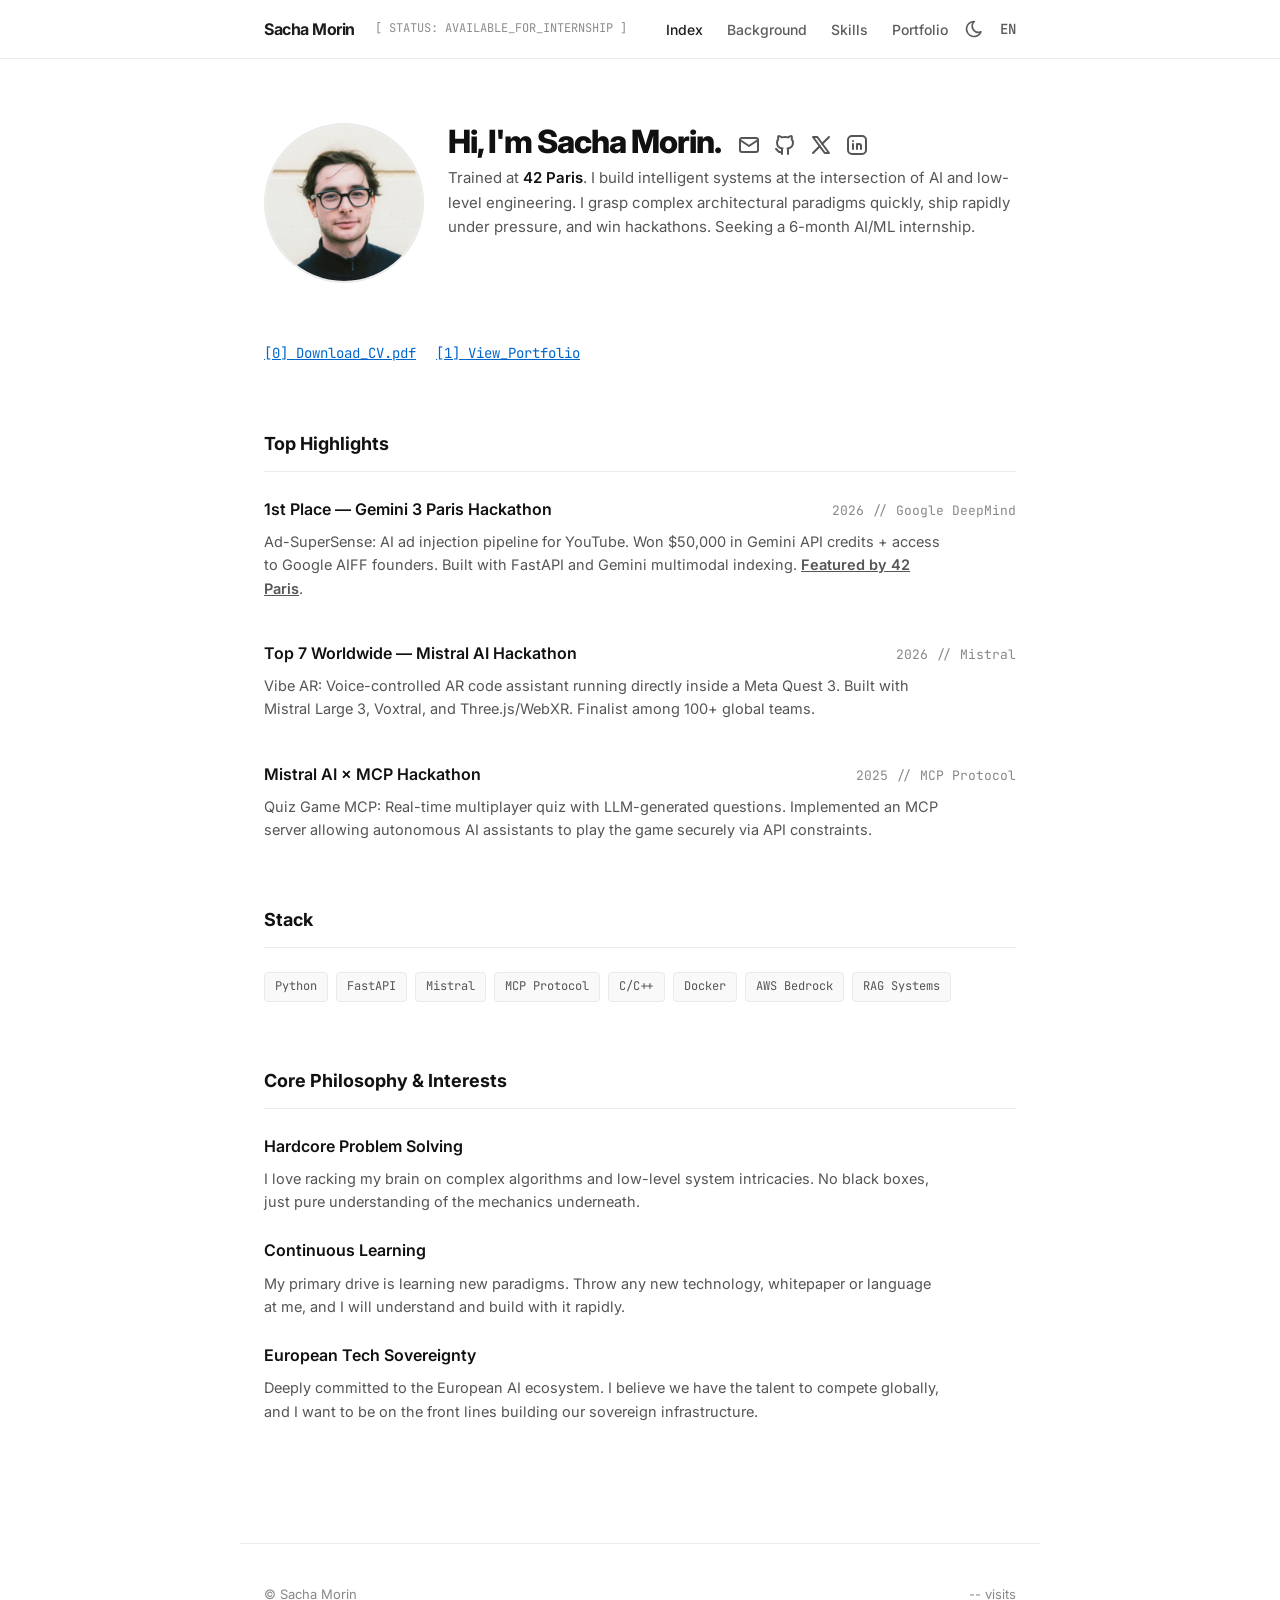
<file: index.html>
<!DOCTYPE html>
<html lang="en">

<head>
  <meta charset="UTF-8">
  <meta name="viewport" content="width=device-width, initial-scale=1.0">
  <title>Sacha Morin — AI Engineer · 42 Paris</title>
  <link rel="preconnect" href="https://fonts.googleapis.com">
  <link rel="preconnect" href="https://fonts.gstatic.com" crossorigin>
  <link
    href="https://fonts.googleapis.com/css2?family=Inter:wght@400;500;600;700;800&family=JetBrains+Mono:wght@500;700&display=swap"
    rel="stylesheet">
  <link rel="stylesheet" href="styles.css">
</head>

<body>

  <!-- TOP NAV -->
  <nav class="top-nav">
    <div class="nav-container">
      <div class="nav-left">
        <div class="nav-logo">Sacha Morin</div>
        <span class="nav-status" data-i18n="status.available">[ STATUS: AVAILABLE_FOR_INTERNSHIP ]</span>
      </div>

      <div class="nav-controls">
        <div class="nav-links">
          <a href="#" onclick="showSection('index', this); return false;" class="active" data-i18n="nav.index">Index</a>
          <a href="#" onclick="showSection('parcours', this); return false;" data-i18n="nav.background">Background</a>
          <a href="#" onclick="showSection('competences', this); return false;" data-i18n="nav.skills">Skills</a>
          <a href="#" onclick="showSection('portfolio', this); return false;" data-i18n="nav.portfolio">Portfolio</a>
        </div>
        <button id="theme-toggle" class="ctrl-btn" onclick="toggleTheme()" title="Toggle Theme">🌗</button>
        <button id="lang-toggle" class="ctrl-btn" onclick="toggleLang()" title="Switch Language">EN</button>
        <button class="hamburger" onclick="toggleMobileNav()">☰</button>
      </div>
    </div>
  </nav>

  <!-- MOBILE NAV -->
  <div class="mobile-nav" id="mobile-nav">
    <a href="#" onclick="showSection('index', this); toggleMobileNav(); return false;" data-i18n="nav.index">Index</a>
    <a href="#" onclick="showSection('parcours', this); toggleMobileNav(); return false;" data-i18n="nav.background">Background</a>
    <a href="#" onclick="showSection('competences', this); toggleMobileNav(); return false;" data-i18n="nav.skills">Skills</a>
    <a href="#" onclick="showSection('portfolio', this); toggleMobileNav(); return false;" data-i18n="nav.portfolio">Portfolio</a>
    <a href="CV_Sacha_Morin.pdf" target="_blank" data-i18n="nav.cv">CV</a>
  </div>

  <!-- MAIN CONTENT -->
  <main class="main-content">

  <div id="section-index" class="spa-section active" style="display:block;">
    <section class="hero-section">
      <div class="hero-content">
        <div class="block">
          <img src="sacha_profile.jpeg" alt="Sacha Morin" class="hero-avatar" style="border: 2px solid var(--border-light);">
        </div>
        <div class="hero-text-block">
          <div class="hero-title-row">
            <h1 data-i18n="index.hi">Hi, I'm Sacha Morin.</h1>
            <div class="social-links" style="margin-left: 8px; display: flex; gap: 12px; align-items: center;">
              <a href="mailto:sacha.morin.ia@gmail.com" aria-label="Mail" style="display:flex;align-items:center;">
                <svg xmlns="http://www.w3.org/2000/svg" width="24" height="24" viewBox="0 0 24 24" fill="none"
                  stroke="currentColor" stroke-width="2" stroke-linecap="round" stroke-linejoin="round">
                  <path stroke="none" d="M0 0h24v24H0z" fill="none" />
                  <path d="M3 7a2 2 0 0 1 2 -2h14a2 2 0 0 1 2 2v10a2 2 0 0 1 -2 2h-14a2 2 0 0 1 -2 -2v-10z" />
                  <path d="M3 7l9 6l9 -6" />
                </svg>
              </a>
              <a href="https://github.com/Min0laa" target="_blank" aria-label="GitHub"
                style="display:flex;align-items:center;">
                <svg xmlns="http://www.w3.org/2000/svg" width="24" height="24" viewBox="0 0 24 24" fill="none"
                  stroke="currentColor" stroke-width="2" stroke-linecap="round" stroke-linejoin="round">
                  <path stroke="none" d="M0 0h24v24H0z" fill="none" />
                  <path
                    d="M9 19c-4.3 1.4 -4.3 -2.5 -6 -3m12 5v-3.5c0 -1 .1 -1.4 -.5 -2c2.8 -.3 5.5 -1.4 5.5 -6a4.6 4.6 0 0 0 -1.3 -3.2a4.2 4.2 0 0 0 -.1 -3.2s-1.1 -.3 -3.5 1.3a12.3 12.3 0 0 0 -6.2 0c-2.4 -1.6 -3.5 -1.3 -3.5 -1.3a4.2 4.2 0 0 0 -.1 3.2a4.6 4.6 0 0 0 -1.3 3.2c0 4.6 2.7 5.7 5.5 6c-.6 .6 -.6 1.2 -.5 2v3.5" />
                </svg>
              </a>
              <a href="https://x.com/sacha_morin" target="_blank" aria-label="X"
                style="display:flex;align-items:center;">
                <svg xmlns="http://www.w3.org/2000/svg" width="24" height="24" viewBox="0 0 24 24" fill="none"
                  stroke="currentColor" stroke-width="2" stroke-linecap="round" stroke-linejoin="round">
                  <path stroke="none" d="M0 0h24v24H0z" fill="none" />
                  <path d="M4 4l11.733 16h4.267l-11.733 -16z" />
                  <path d="M4 20l6.768 -6.768m2.46 -2.46l6.772 -6.772" />
                </svg>
              </a>
              <a href="https://linkedin.com/in/sacha-morin60/" target="_blank" aria-label="LinkedIn"
                style="display:flex;align-items:center;">
                <svg xmlns="http://www.w3.org/2000/svg" width="24" height="24" viewBox="0 0 24 24" fill="none"
                  stroke="currentColor" stroke-width="2" stroke-linecap="round" stroke-linejoin="round">
                  <path stroke="none" d="M0 0h24v24H0z" fill="none" />
                  <path d="M8 11v5" />
                  <path d="M8 8v.01" />
                  <path d="M12 16v-5" />
                  <path d="M16 16v-3a2 2 0 1 0 -4 0" />
                  <path d="M3 7a4 4 0 0 1 4 -4h10a4 4 0 0 1 4 4v10a4 4 0 0 1 -4 4h-10a4 4 0 0 1 -4 -4z" />
                </svg>
              </a>
            </div>
          </div>
          <p data-i18n="index.desc">
            Trained at <strong>42 Paris</strong>. I build intelligent systems at the intersection of AI and low-level
            engineering. I grasp complex architectural paradigms quickly, ship rapidly under pressure, and win
            hackathons. Seeking a 6-month AI/ML internship.
          </p>
        </div>
      </div>
    </section>

    <div style="margin-top: 24px;">
      <a href="CV_Sacha_Morin.pdf" target="_blank" class="mono-link" data-i18n="index.dl_cv">[0] Download_CV.pdf</a>
      <a href="#" onclick="showSection('portfolio', document.querySelectorAll('.nav-links a')[3]); return false;" class="mono-link" data-i18n="index.view_port">[1] View_Portfolio</a>
    </div>

    <h3 data-i18n="index.highlights">Top Highlights</h3>
    <div class="info-list">

      <div class="info-item">
        <div class="info-header">
          <div class="info-title" data-i18n="port.ad_super">1st Place — Gemini 3 Paris Hackathon</div>
          <div class="info-meta" data-i18n="port.ad_super.meta">2026 // Google DeepMind</div>
        </div>
        <p class="info-desc" data-i18n="port.ad_super.desc">Ad-SuperSense: AI ad injection pipeline for YouTube. Won
          $50,000 in Gemini API credits + access to Google AIFF founders. Built with FastAPI and Gemini multimodal
          indexing.</p>
      </div>

      <div class="info-item">
        <div class="info-header">
          <div class="info-title" data-i18n="port.mistral">Top 7 Worldwide — Mistral AI Hackathon</div>
          <div class="info-meta" data-i18n="port.mistral.meta">2026 // Mistral</div>
        </div>
        <p class="info-desc" data-i18n="port.mistral.desc">Vibe AR: Voice-controlled AR code assistant running directly
          inside a Meta Quest 3. Built with Mistral Large 3, Voxtral, and Three.js/WebXR. Finalist among 100+ global
          teams.</p>
      </div>

      <div class="info-item">
        <div class="info-header">
          <div class="info-title" data-i18n="port.mcp">Mistral AI × MCP Hackathon</div>
          <div class="info-meta" data-i18n="port.mcp.meta">2025 // MCP Protocol</div>
        </div>
        <p class="info-desc" data-i18n="port.mcp.desc">Quiz Game MCP: Real-time multiplayer quiz with LLM-generated
          questions. Implemented an MCP server allowing autonomous AI assistants to play the game securely via API
          constraints.</p>
      </div>

    </div>

    <h3 data-i18n="index.stack">Stack</h3>
    <div class="tag-container">
      <span class="tag">Python</span>
      <span class="tag">FastAPI</span>
      <span class="tag">Mistral</span>
      <span class="tag">MCP Protocol</span>
      <span class="tag">C/C++</span>
      <span class="tag">Docker</span>
      <span class="tag">AWS Bedrock</span>
      <span class="tag">RAG Systems</span>
    </div>

    <h3 data-i18n="index.philosophy">Core Philosophy & Interests</h3>
    <div class="info-list" style="gap: 24px; margin-top: 16px;">
      <div class="info-item">
        <div class="info-title" data-i18n="phil.problem.title">Hardcore Problem Solving</div>
        <p class="info-desc" data-i18n="phil.problem.desc">I love racking my brain on complex algorithms and low-level
          system intricacies. No black boxes, just pure understanding of the mechanics underneath.</p>
      </div>
      <div class="info-item">
        <div class="info-title" data-i18n="phil.learning.title">Continuous Learning</div>
        <p class="info-desc" data-i18n="phil.learning.desc">My primary drive is learning new paradigms. Throw any new
          technology, whitepaper or language at me, and I will understand and build with it rapidly.</p>
      </div>
      <div class="info-item">
        <div class="info-title" data-i18n="phil.euro.title">European Tech Sovereignty</div>
        <p class="info-desc" data-i18n="phil.euro.desc">Deeply committed to the European AI ecosystem. I believe we have
          the talent to compete globally, and I want to be on the front lines building our sovereign infrastructure.</p>
      </div>
    </div>
  </div>

  <div id="section-parcours" class="spa-section" style="display:none;">
    <h1 data-i18n="parc.title">Background</h1>
    <h2 data-i18n="parc.subtitle">Education · Experience · Commitments</h2>

    <h3 data-i18n="parc.exp.h3">Experience & Leadership</h3>
    <div class="info-list">
      
      <div class="info-item">
        <div class="info-header">
          <div class="info-title" data-i18n="parc.exp1.t">Co-President — 42Blockchain</div>
          <div class="info-meta" data-i18n="parc.exp1.m">Jan 2024 – 2025 // Paris, France</div>
        </div>
        <p class="info-desc" data-i18n="parc.exp1.p">Revitalized an abandoned student association into the world's largest student blockchain union with 2,063 members across 30+ countries. Secured partnerships with Algorand, Solana, and Ledger. Organized events and dispatched students to international hackathons (Bangkok, Singapore, Brussels, Berlin).</p>
      </div>

      <div class="info-item">
        <div class="info-header">
          <div class="info-title" data-i18n="parc.exp2.t">Human Resources Advisor</div>
          <div class="info-meta" data-i18n="parc.exp2.m">2022 - 2024 // Pôle Emploi - France Travail</div>
        </div>
        <p class="info-desc" data-i18n="parc.exp2.p">Analyzed complex organizational logic and advised businesses on talent acquisition structuring.</p>
      </div>

      <div class="info-item">
        <div class="info-header">
          <div class="info-title" data-i18n="parc.exp3.t">Hotel Receptionist</div>
          <div class="info-meta" data-i18n="parc.exp3.m">Sept – Dec 2022 // London, UK</div>
        </div>
        <p class="info-desc" data-i18n="parc.exp3.p">Front desk operations in a 100% English-speaking environment. Total linguistic immersion resulting in professional-level fluency.</p>
      </div>

    </div>

    <h3 data-i18n="parc.cert.h3">Certifications</h3>
    <div class="info-list">

      <div class="info-item">
        <div class="info-header">
          <div class="info-title" data-i18n="parc.cert1.t">AWS Solutions Architect — Associate</div>
          <div class="info-meta" data-i18n="parc.cert1.m">In Progress</div>
        </div>
        <p class="info-desc" data-i18n="parc.cert1.p">Cloud architecture, Infrastructure as Code, high availability, and AWS security. (EC2, S3, Lambda, VPC, IAM, CloudFormation).</p>
      </div>

      <div class="info-item">
        <div class="info-header">
          <div class="info-title" data-i18n="parc.cert2.t">AWS AI Practitioner</div>
          <div class="info-meta" data-i18n="parc.cert2.m">In Progress</div>
        </div>
        <p class="info-desc" data-i18n="parc.cert2.p">Machine Learning pipelines, model inference, and deployment using AWS Bedrock, SageMaker, Rekognition, and Comprehend.</p>
      </div>

      <div class="info-item">
        <div class="info-header">
          <div class="info-title" data-i18n="parc.cert3.t">Alyra — Rust Programming</div>
          <div class="info-meta" data-i18n="parc.cert3.m">Completed 2024</div>
        </div>
        <p class="info-desc" data-i18n="parc.cert3.p">Rust certification applied to low-level systems and blockchain (Ownership, borrowing, lifetimes, safe concurrency).</p>
      </div>

    </div>

    <h3 data-i18n="parc.edu.h3">Education</h3>
    <div class="info-list">

      <div class="info-item">
        <div class="info-header">
          <div class="info-title" data-i18n="parc.edu1.t">42 Paris — Software Engineering</div>
          <div class="info-meta" data-i18n="parc.edu1.m">Nov 2023 – Present // Paris, France</div>
        </div>
        <div class="tag-container" style="margin-bottom: 8px;">
          <span class="tag" data-i18n="parc.edu1.tag">RNCP Level 7 (Master's Equivalent)</span>
        </div>
        <p class="info-desc" data-i18n="parc.edu1.p">Intensive peer-to-peer curriculum. System programming in C (memory, processes, sockets), OOP in C++, networking (TCP/IP, HTTP servers from scratch), multithreading, and advanced Linux/Docker administration.</p>
      </div>

      <div class="info-item">
        <div class="info-header">
          <div class="info-title" data-i18n="parc.edu2.t">EF Education First — Language & Finance</div>
          <div class="info-meta" data-i18n="parc.edu2.m">Jan – Jun 2023 // San Diego, CA</div>
        </div>
        <p class="info-desc" data-i18n="parc.edu2.p">English language diploma with supplementary modules in finance. 6 months of total immersion on an American campus.</p>
      </div>

      <div class="info-item">
        <div class="info-header">
          <div class="info-title" data-i18n="parc.edu3.t">General Baccalaureate</div>
          <div class="info-meta" data-i18n="parc.edu3.m">2022 // France</div>
        </div>
        <p class="info-desc" data-i18n="parc.edu3.p">Solid scientific foundation — Specialties in Physics, Chemistry, Biology, and Expert Mathematics.</p>
      </div>

    </div>

    <h3 data-i18n="parc.lang.h3">Languages</h3>
    <div class="tag-container">
      <span class="tag" data-i18n="parc.lang1">French (Native)</span>
      <span class="tag" data-i18n="parc.lang2">English (Fluent/Professional)</span>
    </div>
  </div>

  <div id="section-competences" class="spa-section" style="display:none;">
    <h1 data-i18n="comp.title">Skills</h1>
    <h2 data-i18n="comp.subtitle">Technical stack — AI, cloud and systems</h2>

    <h3 data-i18n="comp.ai.h3">AI & LLM — Core Expertise</h3>
    <p data-i18n="comp.ai.p">Building end-to-end intelligent systems, pipelines, and agents.</p>
    <div class="tag-container">
      <span class="tag" style="background:#111; color:#fff;">Python</span>
      <span class="tag" style="background:#111; color:#fff;">FastAPI</span>
      <span class="tag" style="background:#111; color:#fff;">LLM APIs (Mistral, Gemini)</span>
      <span class="tag" style="background:#111; color:#fff;">MCP Protocol</span>
      <span class="tag" style="background:#111; color:#fff;">RAG Systems</span>
      <span class="tag">PyTorch</span>
      <span class="tag">LangChain</span>
      <span class="tag">Transformers</span>
      <span class="tag">Voxtral</span>
      <span class="tag">ElevenLabs</span>
    </div>

    <h3 data-i18n="comp.cloud.h3">Cloud & DevOps</h3>
    <p data-i18n="comp.cloud.p">Deploying, scaling, and maintaining infrastructure.</p>
    <div class="tag-container">
      <span class="tag" style="background:#111; color:#fff;">Docker & Compose</span>
      <span class="tag" style="background:#111; color:#fff;">Linux / Shell</span>
      <span class="tag" style="background:#111; color:#fff;">Git / GitHub</span>
      <span class="tag">AWS Bedrock</span>
      <span class="tag">Nginx / TLS</span>
      <span class="tag">Redis</span>
      <span class="tag">MariaDB / PostgreSQL</span>
    </div>

    <h3 data-i18n="comp.sys.h3">Low-Level Systems — 42 Base</h3>
    <p data-i18n="comp.sys.p">Memory management, networking, and system calls.</p>
    <div class="tag-container">
      <span class="tag" style="background:#111; color:#fff;">C / C++</span>
      <span class="tag" style="background:#111; color:#fff;">Networking (TCP/IP)</span>
      <span class="tag">Rust</span>
      <span class="tag">Multithreading / POSIX</span>
      <span class="tag">Unix / Sockets</span>
    </div>

    <h3 data-i18n="comp.web.h3">Web & Full-Stack</h3>
    <div class="tag-container">
      <span class="tag">TypeScript</span>
      <span class="tag">Next.js</span>
      <span class="tag">React</span>
      <span class="tag">Three.js / WebXR</span>
      <span class="tag">REST APIs</span>
      <span class="tag">WebSockets</span>
      <span class="tag">OAuth2</span>
    </div>

    <h3 data-i18n="comp.soft.h3">Soft Skills</h3>
    <div class="info-list">
      <div class="info-item">
        <div class="info-header"><div class="info-title" data-i18n="comp.soft1.t">Leadership & Execution</div></div>
        <p class="info-desc" data-i18n="comp.soft1.p">Managed an association of 2,000+ members. Built and united a team from scratch. Proven ability to execute and ship under 48h pressure during hackathons.</p>
      </div>
      <div class="info-item">
        <div class="info-header"><div class="info-title" data-i18n="comp.soft2.t">Fast Learning & Problem Solving</div></div>
        <p class="info-desc" data-i18n="comp.soft2.p">Trained in self-directed learning at 42. Capable of learning any technology by building. Able to decompose any complex architecture without assistance.</p>
      </div>
      <div class="info-item">
        <div class="info-header"><div class="info-title" data-i18n="comp.soft3.t">International & Negotiation</div></div>
        <p class="info-desc" data-i18n="comp.soft3.p">Fluent English, participated in hackathons across 4 continents. Secured partnerships and dealt with major tech actors (Algorand, Solana, Ledger).</p>
      </div>
    </div>

    <h3 data-i18n="comp.roles.h3">Target Roles</h3>
    <div class="info-list">
      <div class="info-item">
        <div class="info-header"><div class="info-title" data-i18n="comp.role1.t">LLM Engineering</div></div>
        <p class="info-desc" data-i18n="comp.role1.p">Fine-tuning, advanced prompt engineering, model evaluation, and inference pipelines.</p>
      </div>
      <div class="info-item">
        <div class="info-header"><div class="info-title" data-i18n="comp.role2.t">AI Agents & MCP</div></div>
        <p class="info-desc" data-i18n="comp.role2.p">Multi-agent systems, orchestration, Model Context Protocol integration, agentic workflows.</p>
      </div>
      <div class="info-item">
        <div class="info-header"><div class="info-title" data-i18n="comp.role3.t">RAG & Knowledge Bases</div></div>
        <p class="info-desc" data-i18n="comp.role3.p">Retrieval-augmented generation, vector stores, semantic search systems.</p>
      </div>
    </div>
  </div>

  <div id="section-portfolio" class="spa-section" style="display:none;">
    <h1 data-i18n="portpage.h1">Portfolio</h1>
    <h2 data-i18n="portpage.h2">Projects built under pressure</h2>

    <h3 data-i18n="portpage.ai">AI Hackathons</h3>
    <div class="info-list">

      <div class="info-item">
        <div class="info-header">
          <div class="info-title" data-i18n="port.ad_super">1st Place — Gemini 3 Paris Hackathon</div>
          <div class="info-meta" data-i18n="port.ad_super.meta">2026 // Google DeepMind</div>
        </div>
        <p class="info-desc" data-i18n="port.ad_super.desc">Ad-SuperSense: AI ad injection pipeline for YouTube. Won
          $50,000 in Gemini API credits + access to Google AIFF founders. Built with FastAPI and Gemini multimodal
          indexing.</p>
        <div class="tag-container">
          <span class="tag">Python</span>
          <span class="tag">FastAPI</span>
          <span class="tag">Gemini API</span>
          <span class="tag">TypeScript</span>
          <span class="tag">Plasmo</span>
        </div>
      </div>

      <div class="info-item">
        <div class="info-header">
          <div class="info-title" data-i18n="port.mistral">Top 7 Worldwide — Mistral AI Hackathon</div>
          <div class="info-meta" data-i18n="port.mistral.meta">2026 // Mistral</div>
        </div>
        <p class="info-desc" data-i18n="port.mistral.desc">Vibe AR: Voice-controlled AR code assistant running directly
          inside a Meta Quest 3. Built with Mistral Large 3, Voxtral, and Three.js/WebXR. Finalist among 100+ global
          teams.</p>
        <div class="tag-container">
          <span class="tag">Mistral Large 3</span>
          <span class="tag">Voxtral</span>
          <span class="tag">Three.js / WebXR</span>
          <span class="tag">ElevenLabs</span>
          <span class="tag">Meta Quest 3</span>
        </div>
      </div>

      <div class="info-item">
        <div class="info-header">
          <div class="info-title" data-i18n="port.mcp">Mistral AI × MCP Hackathon</div>
          <div class="info-meta" data-i18n="port.mcp.meta">2025 // MCP Protocol</div>
        </div>
        <p class="info-desc" data-i18n="port.mcp.desc">Quiz Game MCP: Real-time multiplayer quiz with LLM-generated
          questions. Implemented an MCP server allowing autonomous AI assistants to play the game securely via API
          constraints.</p>
        <div class="tag-container">
          <span class="tag">Python</span>
          <span class="tag">FastAPI</span>
          <span class="tag">FastMCP</span>
          <span class="tag">WebSockets</span>
        </div>
      </div>

    </div>

    <h3 data-i18n="portpage.sys">Low-Level Systems & Infrastructure</h3>
    <div class="info-list">

      <div class="info-item">
        <div class="info-header">
          <div class="info-title" data-i18n="sys.inc.title">Inception</div>
          <div class="info-meta" data-i18n="sys.inc.meta">System Administration / Docker</div>
        </div>
        <p class="info-desc" data-i18n="sys.inc.desc">Production Docker infrastructure from scratch. A WordPress setup
          served via Nginx with TLS, backed by MariaDB, and cached with Redis. Built entirely with custom Dockerfiles
          without raw images.</p>
        <div class="tag-container">
          <span class="tag">Docker</span>
          <span class="tag">Nginx</span>
          <span class="tag">Redis</span>
          <span class="tag">MariaDB</span>
        </div>
      </div>

      <div class="info-item">
        <div class="info-header">
          <div class="info-title" data-i18n="sys.irc.title">ft_irc</div>
          <div class="info-meta" data-i18n="sys.irc.meta">C++ / Networking</div>
        </div>
        <p class="info-desc" data-i18n="sys.irc.desc">RFC-compliant IRC server in C++. Features non-blocking I/O with
          poll(), channel management, operator privileges, private messaging, and concurrent clients.</p>
        <div class="tag-container">
          <span class="tag">C++</span>
          <span class="tag">TCP/IP Sockets</span>
        </div>
      </div>

      <div class="info-item">
        <div class="info-header">
          <div class="info-title" data-i18n="sys.trans.title">ft_transcendence</div>
          <div class="info-meta" data-i18n="sys.trans.meta">Full-Stack Web</div>
        </div>
        <p class="info-desc" data-i18n="sys.trans.desc">Real-time multiplayer Pong application with WebSockets, OAuth2,
          matchmaking, user profiles, and a multi-service Docker architecture.</p>
        <div class="tag-container">
          <span class="tag">TypeScript</span>
          <span class="tag">WebSockets</span>
          <span class="tag">OAuth2</span>
          <span class="tag">Docker</span>
        </div>
      </div>

      <div class="info-item">
        <div class="info-header">
          <div class="info-title" data-i18n="sys.mini.title">Minishell</div>
          <div class="info-meta" data-i18n="sys.mini.meta">C / Unix Systems</div>
        </div>
        <p class="info-desc" data-i18n="sys.mini.desc">Unix shell written from scratch in C. Complete lexer/parser,
          pipes, redirections, variable expansion, signal handling, and nested quotes.</p>
        <div class="tag-container">
          <span class="tag">C</span>
          <span class="tag">Unix Signals</span>
          <span class="tag">AST</span>
        </div>
      </div>

    </div>

    <h3 data-i18n="portpage.cloud">Cloud & Infrastructure</h3>
    <div class="info-list">

      <div class="info-item">
        <div class="info-header">
          <div class="info-title" data-i18n="cloud.portfolio.title">sachamorin.fr — Serverless Portfolio Deployment</div>
          <div class="info-meta" data-i18n="cloud.portfolio.meta">2026 // AWS · Terraform · OVH</div>
        </div>
        <p class="info-desc" data-i18n="cloud.portfolio.desc">Full production-grade AWS deployment of this portfolio. Serverless architecture: S3 static hosting behind CloudFront CDN, Lambda visit counter, API Gateway, DynamoDB — all provisioned with Terraform IaC. Custom domain sachamorin.fr via OVH Cloud with ACM SSL certificate and Route 53 DNS. AWS Budgets for FinOps monitoring.</p>
        <div class="tag-container">
          <span class="tag">AWS S3</span>
          <span class="tag">CloudFront</span>
          <span class="tag">Lambda</span>
          <span class="tag">DynamoDB</span>
          <span class="tag">ACM</span>
          <span class="tag">Route 53 DNS</span>
          <span class="tag">IAM</span>
          <span class="tag">Terraform IaC</span>
          <span class="tag">OVH Cloud</span>
          <span class="tag">FinOps</span>
          <span class="tag">Monitoring</span>
        </div>
      </div>

    </div>

    <h3 data-i18n="portpage.web3">Web3 Hackathons</h3>
    <div class="info-list">

      <div class="info-item">
        <div class="info-header">
          <div class="info-title" data-i18n="web3.ape.title">APE ID</div>
          <div class="info-meta" data-i18n="web3.ape.meta">EthGlobal Bangkok 2024 // $20,000+ Prize</div>
        </div>
        <p class="info-desc" data-i18n="web3.ape.desc">Web3 passport linking ENS subdomains to NFC wristbands. Scanning
          the wristband proves on-chain identity and grants event access.</p>
        <div class="tag-container">
          <span class="tag">TypeScript</span>
          <span class="tag">Next.js</span>
          <span class="tag">Wagmi</span>
          <span class="tag">Base L2</span>
        </div>
      </div>

      <div class="info-item">
        <div class="info-header">
          <div class="info-title" data-i18n="web3.algo.title">Algorand ASA Minter</div>
          <div class="info-meta" data-i18n="web3.algo.meta">Blockspace Hackathon // 1st Place</div>
        </div>
        <p class="info-desc" data-i18n="web3.algo.desc">dApp to mint NFTs and tokens (ASAs) on the Algorand TestNet
          using a Svelte frontend and Flask backend.</p>
        <div class="tag-container">
          <span class="tag">Svelte</span>
          <span class="tag">Python Flask</span>
          <span class="tag">Algorand SDK</span>
        </div>
      </div>

    </div>
  </div>

  </main>

  <footer>
    <div class="footer-left">© Sacha Morin</div>
    <div class="footer-right"><span id="visit-counter">--</span> visits</div>
  </footer>

  <script src="config.js"></script>
  <script src="i18n.js"></script>
  <script>
    fetch(VISIT_API_URL)
      .then(res => res.json())
      .then(data => {
        if(data.visits) {
          document.getElementById('visit-counter').innerText = data.visits;
        }
      })
      .catch(e => console.error('Error fetching visit count:', e));
    
    // SPA Tab Logic
    function showSection(sectionId, element) {
      // Hide all sections
      document.querySelectorAll('.spa-section').forEach(sec => {
        sec.style.display = 'none';
        sec.classList.remove('active');
      });
      // Show targeted section
      const target = document.getElementById('section-' + sectionId);
      if (target) {
        target.style.display = 'block';
        target.classList.add('active');
      }
      
      // Update nav active state (Desktop)
      document.querySelectorAll('.nav-links a').forEach(a => a.classList.remove('active'));
      if (element && element.closest('.nav-links')) {
        element.classList.add('active');
      } else {
        // Fallback if triggered from elsewhere
        const fallback = document.querySelector(`.nav-links a[onclick*="${sectionId}"]`);
        if (fallback) fallback.classList.add('active');
      }
      
      // Scroll to top
      window.scrollTo(0, 0);
    }
  </script>
</body>
</html>
</file>
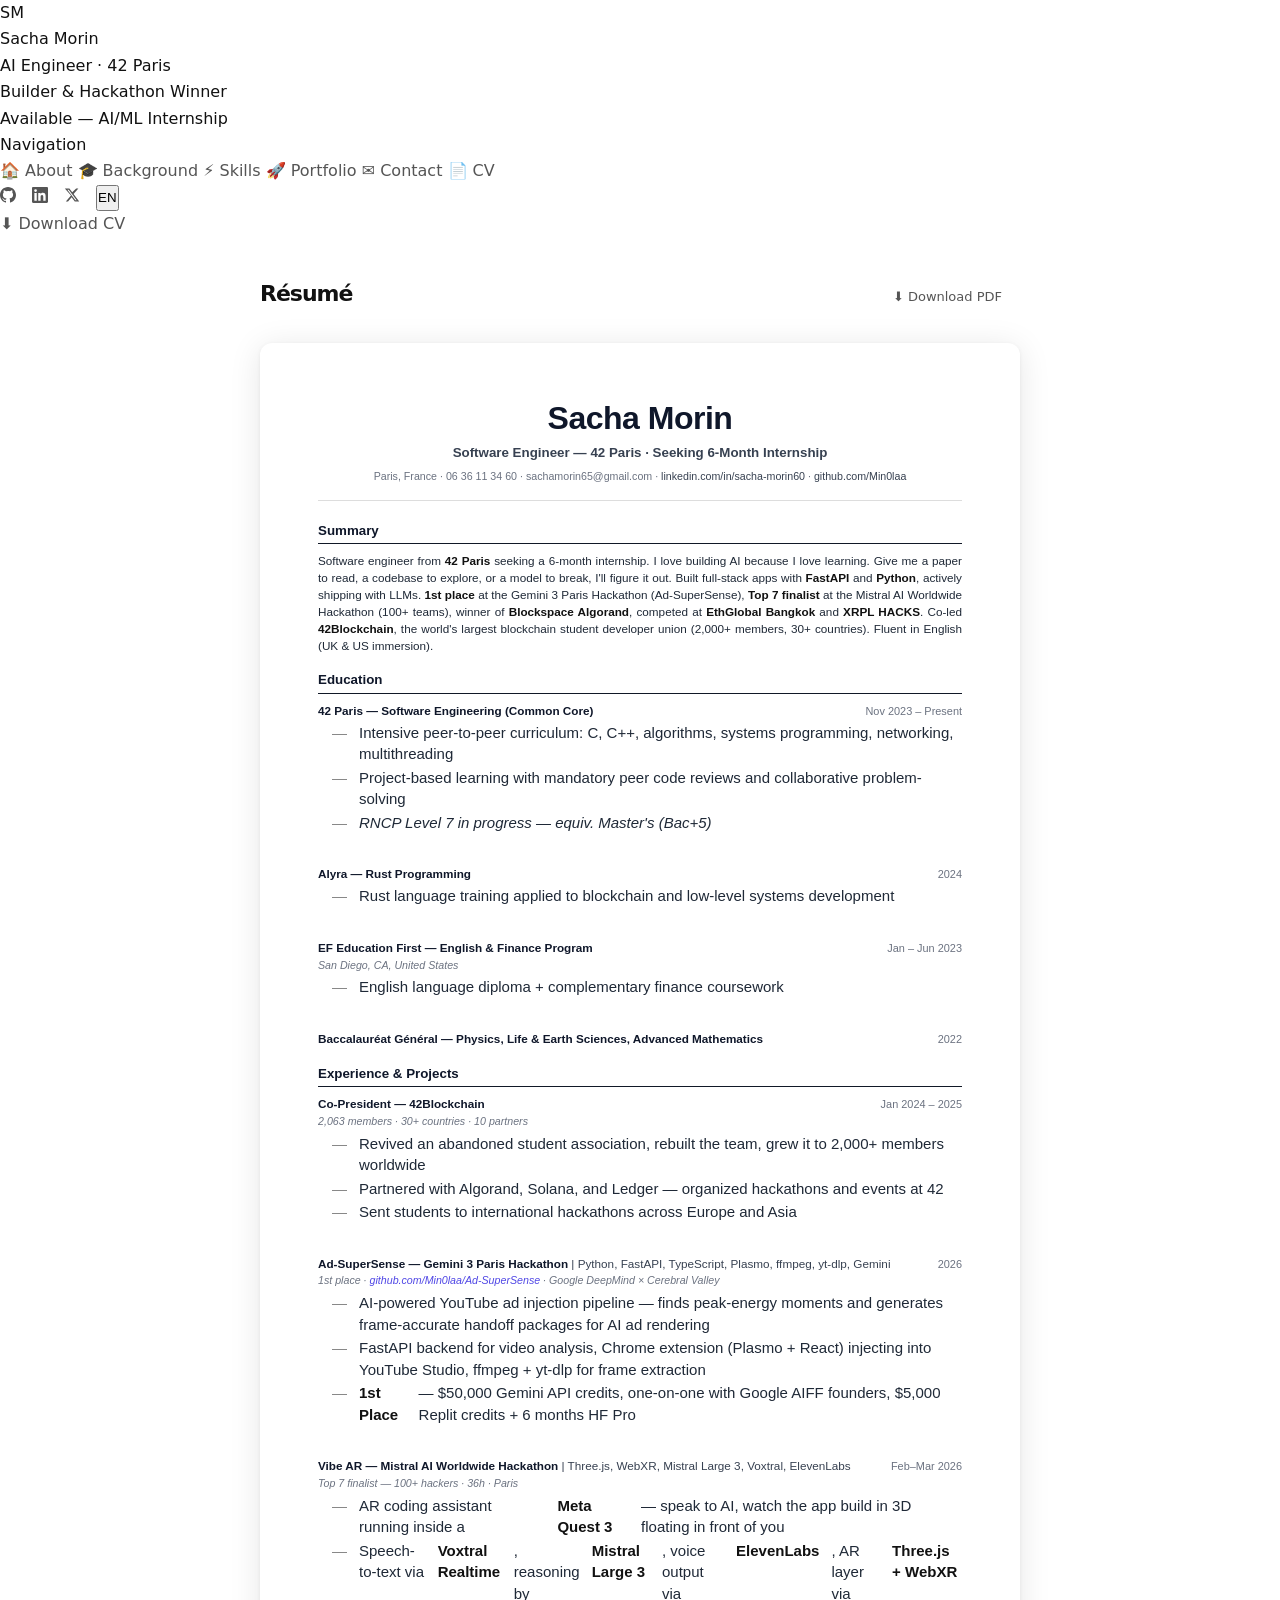
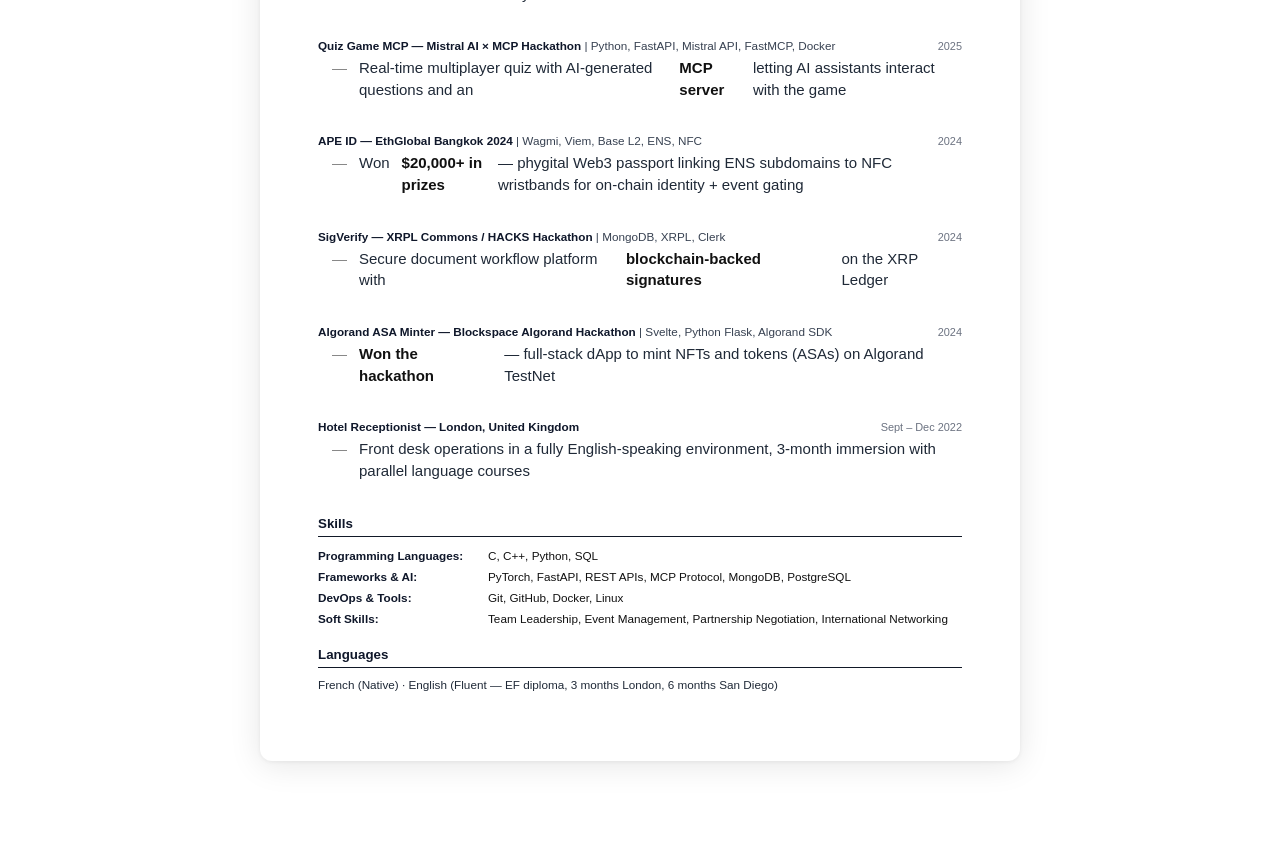
<file: cv.html>
<!DOCTYPE html>
<html lang="en">
<head>
  <meta charset="UTF-8">
  <meta name="viewport" content="width=device-width, initial-scale=1.0">
  <title>CV — Sacha Morin · AI Engineer</title>
  <meta name="description" content="Résumé of Sacha Morin — AI/LLM Engineer, 42 Paris. 1st place Gemini 3 Hackathon.">
  <link rel="stylesheet" href="styles.css">
  <style>
    /* CV page wrapper inside site shell */
    .cv-shell-wrap {
      max-width: 820px;
      margin: 40px auto;
      padding: 0 20px 60px;
    }

    .cv-actions {
      display: flex;
      align-items: center;
      justify-content: space-between;
      margin-bottom: 28px;
      gap: 12px;
    }

    .cv-actions h1 {
      font-size: 22px;
      font-weight: 800;
      color: var(--text-primary);
    }

    .cv-actions-right {
      display: flex;
      gap: 10px;
    }

    /* CV document embedded in site */
    .cv-doc {
      background: #fff;
      border-radius: 12px;
      box-shadow: 0 4px 32px rgba(0,0,0,0.10), 0 1px 4px rgba(0,0,0,0.06);
      padding: 52px 58px;
      border: 1px solid var(--border-card);
      font-family: -apple-system, BlinkMacSystemFont, "Segoe UI", Roboto, Helvetica, Arial, sans-serif;
      color: #111;
      font-size: 8.8pt;
      line-height: 1.45;
    }

    /* ─── CV Header ─── */
    .cv-doc .cv-header {
      text-align: center;
      margin-bottom: 20px;
      padding-bottom: 16px;
      border-bottom: 1px solid #ddd;
    }

    .cv-doc .cv-name {
      font-size: 24pt;
      font-weight: 800;
      letter-spacing: -0.5px;
      color: #0f172a;
      margin-bottom: 2px;
    }

    .cv-doc .cv-title {
      font-size: 10pt;
      font-weight: 600;
      color: #374151;
      margin-bottom: 6px;
    }

    .cv-doc .cv-contact {
      font-size: 8pt;
      color: #6b7280;
    }

    .cv-doc .cv-contact a {
      color: #374151;
      text-decoration: none;
    }

    /* ─── CV Sections ─── */
    .cv-doc .cv-section {
      margin-bottom: 16px;
    }

    .cv-doc .cv-section-title {
      font-size: 10pt;
      font-weight: 700;
      color: #0f172a;
      border-bottom: 1.5px solid #111827;
      padding-bottom: 3px;
      margin-bottom: 8px;
      text-transform: none;
    }

    /* ─── Items ─── */
    .cv-doc .cv-item {
      margin-bottom: 8px;
    }

    .cv-doc .cv-item-header {
      display: flex;
      justify-content: space-between;
      align-items: baseline;
      gap: 4px;
    }

    .cv-doc .cv-item-title {
      font-weight: 700;
      font-size: 8.8pt;
      color: #0f172a;
    }

    .cv-doc .cv-item-meta {
      font-weight: 400;
      color: #374151;
    }

    .cv-doc .cv-item-date {
      font-size: 8.2pt;
      color: #6b7280;
      white-space: nowrap;
      flex-shrink: 0;
    }

    .cv-doc .cv-item-sub {
      font-size: 8pt;
      font-style: italic;
      color: #6b7280;
      margin: 1px 0 3px;
    }

    .cv-doc .cv-item-sub a {
      color: #4f46e5;
      text-decoration: none;
    }

    .cv-doc ul {
      padding-left: 14px;
      margin-top: 2px;
    }

    .cv-doc li {
      margin-bottom: 1.5px;
      color: #1f2937;
    }

    /* Skills table */
    .cv-doc .cv-skills-table {
      width: 100%;
      border-collapse: collapse;
    }

    .cv-doc .cv-skills-table td {
      padding: 2px 0;
      vertical-align: top;
      font-size: 8.8pt;
    }

    .cv-doc .cv-skills-table td:first-child {
      font-weight: 700;
      width: 170px;
      color: #0f172a;
    }

    .cv-doc p {
      font-size: 8.8pt;
      color: #1f2937;
      text-align: justify;
      margin-bottom: 4px;
    }
  </style>
</head>
<body>

<div class="hamburger" id="hamburger" onclick="toggleSidebar()">
  <span></span><span></span><span></span>
</div>
<div class="sidebar-overlay" id="overlay" onclick="toggleSidebar()"></div>

<div class="layout">
  <!-- SIDEBAR -->
  <aside class="sidebar" id="sidebar">
    <div class="sidebar-header">
      <div class="sidebar-avatar">SM</div>
      <div class="sidebar-name">Sacha Morin</div>
      <div class="sidebar-role">AI Engineer · 42 Paris<br>Builder &amp; Hackathon Winner</div>
      <div class="availability-badge">
        <span class="dot"></span>
        <span data-i18n="sidebar.available">Available — AI/ML Internship</span>
      </div>
    </div>

    <nav class="sidebar-nav">
      <div class="nav-label" data-i18n="nav.label">Navigation</div>
      <a href="index.html" class="nav-item">
        <span class="nav-icon">🏠</span> <span data-i18n="nav.home">About</span>
      </a>
      <a href="parcours.html" class="nav-item">
        <span class="nav-icon">🎓</span> <span data-i18n="nav.parcours">Background</span>
      </a>
      <a href="competences.html" class="nav-item">
        <span class="nav-icon">⚡</span> <span data-i18n="nav.competences">Skills</span>
      </a>
      <a href="portfolio.html" class="nav-item">
        <span class="nav-icon">🚀</span> <span data-i18n="nav.portfolio">Portfolio</span>
      </a>
      <a href="contact.html" class="nav-item">
        <span class="nav-icon">✉️</span> <span data-i18n="nav.contact">Contact</span>
      </a>
      <a href="cv.html" class="nav-item active">
        <span class="nav-icon">📄</span> <span>CV</span>
      </a>
    </nav>

    <div class="sidebar-footer">
      <div class="social-links">
        <a href="https://github.com/Min0laa" target="_blank" class="social-link" title="GitHub">
          <svg width="16" height="16" viewBox="0 0 24 24" fill="currentColor"><path d="M12 0C5.37 0 0 5.37 0 12c0 5.3 3.44 9.8 8.2 11.37.6.1.82-.26.82-.57v-2c-3.34.72-4.04-1.61-4.04-1.61-.54-1.37-1.33-1.74-1.33-1.74-1.08-.74.08-.73.08-.73 1.2.08 1.83 1.23 1.83 1.23 1.07 1.83 2.8 1.3 3.49 1 .1-.78.42-1.31.76-1.61-2.67-.3-5.47-1.33-5.47-5.93 0-1.31.47-2.38 1.23-3.22-.13-.3-.53-1.52.12-3.17 0 0 1-.32 3.3 1.23a11.5 11.5 0 0 1 3-.4c1.02.005 2.04.138 3 .4 2.28-1.55 3.29-1.23 3.29-1.23.65 1.65.24 2.87.12 3.17.77.84 1.23 1.91 1.23 3.22 0 4.61-2.81 5.63-5.48 5.92.43.37.81 1.1.81 2.22v3.29c0 .32.22.68.83.57C20.57 21.8 24 17.3 24 12c0-6.63-5.37-12-12-12z"/></svg>
        </a>
        <a href="https://www.linkedin.com/in/sacha-morin60/" target="_blank" class="social-link" title="LinkedIn">
          <svg width="16" height="16" viewBox="0 0 24 24" fill="currentColor"><path d="M20.45 20.45h-3.55v-5.57c0-1.33-.02-3.04-1.85-3.04-1.85 0-2.14 1.45-2.14 2.94v5.67H9.36V9h3.41v1.56h.05c.47-.9 1.63-1.85 3.36-1.85 3.6 0 4.26 2.37 4.26 5.44v6.3zM5.34 7.43a2.06 2.06 0 1 1 0-4.12 2.06 2.06 0 0 1 0 4.12zm1.78 13.02H3.56V9h3.56v11.45zM22.22 0H1.77C.79 0 0 .77 0 1.73v20.54C0 23.23.79 24 1.77 24h20.45c.98 0 1.78-.77 1.78-1.73V1.73C24 .77 23.2 0 22.22 0z"/></svg>
        </a>
        <a href="https://twitter.com" target="_blank" class="social-link" title="Twitter/X">
          <svg width="16" height="16" viewBox="0 0 24 24" fill="currentColor"><path d="M18.244 2.25h3.308l-7.227 8.26 8.502 11.24H16.17l-4.714-6.231-5.401 6.231H2.747l7.73-8.835L1.254 2.25H8.08l4.253 5.622zm-1.161 17.52h1.833L7.084 4.126H5.117z"/></svg>
        </a>
        <button id="lang-toggle" onclick="toggleLang()" class="social-link lang-btn" title="Switch language">FR</button>
      </div>
      <a href="cv_sacha_morin_ia.html" class="cv-download-btn" target="_blank" data-i18n="sidebar.cv">⬇ Download CV</a>
    </div>
  </aside>

  <!-- MAIN CONTENT -->
  <main class="main-content" style="padding: 0;">
    <div class="cv-shell-wrap">

      <div class="cv-actions">
        <h1>Résumé</h1>
        <div class="cv-actions-right">
          <a href="cv_sacha_morin_ia.html" target="_blank" class="btn-primary" style="font-size: 13px; padding: 8px 18px;">
            ⬇ Download PDF
          </a>
        </div>
      </div>

      <!-- ═══ CV DOCUMENT ═══ -->
      <div class="cv-doc">

        <div class="cv-header">
          <div class="cv-name">Sacha Morin</div>
          <div class="cv-title">Software Engineer — 42 Paris · Seeking 6-Month Internship</div>
          <div class="cv-contact">
            Paris, France · 06 36 11 34 60 · sachamorin65@gmail.com ·
            <a href="https://linkedin.com/in/sacha-morin60">linkedin.com/in/sacha-morin60</a> ·
            <a href="https://github.com/Min0laa">github.com/Min0laa</a>
          </div>
        </div>

        <!-- Summary -->
        <div class="cv-section">
          <div class="cv-section-title">Summary</div>
          <p>
            Software engineer from <strong>42 Paris</strong> seeking a 6-month internship. I love building AI because I love learning. Give me a paper to read, a codebase to explore, or a model to break, I'll figure it out. Built full-stack apps with <strong>FastAPI</strong> and <strong>Python</strong>, actively shipping with LLMs. <strong>1st place</strong> at the Gemini 3 Paris Hackathon (Ad-SuperSense), <strong>Top 7 finalist</strong> at the Mistral AI Worldwide Hackathon (100+ teams), winner of <strong>Blockspace Algorand</strong>, competed at <strong>EthGlobal Bangkok</strong> and <strong>XRPL HACKS</strong>. Co-led <strong>42Blockchain</strong>, the world's largest blockchain student developer union (2,000+ members, 30+ countries). Fluent in English (UK &amp; US immersion).
          </p>
        </div>

        <!-- Education -->
        <div class="cv-section">
          <div class="cv-section-title">Education</div>

          <div class="cv-item">
            <div class="cv-item-header">
              <div class="cv-item-title">42 Paris — Software Engineering (Common Core)</div>
              <div class="cv-item-date">Nov 2023 – Present</div>
            </div>
            <ul>
              <li>Intensive peer-to-peer curriculum: C, C++, algorithms, systems programming, networking, multithreading</li>
              <li>Project-based learning with mandatory peer code reviews and collaborative problem-solving</li>
              <li><em>RNCP Level 7 in progress — equiv. Master's (Bac+5)</em></li>
            </ul>
          </div>

          <div class="cv-item">
            <div class="cv-item-header">
              <div class="cv-item-title">Alyra — Rust Programming</div>
              <div class="cv-item-date">2024</div>
            </div>
            <ul>
              <li>Rust language training applied to blockchain and low-level systems development</li>
            </ul>
          </div>

          <div class="cv-item">
            <div class="cv-item-header">
              <div class="cv-item-title">EF Education First — English &amp; Finance Program</div>
              <div class="cv-item-date">Jan – Jun 2023</div>
            </div>
            <div class="cv-item-sub">San Diego, CA, United States</div>
            <ul>
              <li>English language diploma + complementary finance coursework</li>
            </ul>
          </div>

          <div class="cv-item">
            <div class="cv-item-header">
              <div class="cv-item-title">Baccalauréat Général — Physics, Life &amp; Earth Sciences, Advanced Mathematics</div>
              <div class="cv-item-date">2022</div>
            </div>
          </div>
        </div>

        <!-- Experience -->
        <div class="cv-section">
          <div class="cv-section-title">Experience &amp; Projects</div>

          <div class="cv-item">
            <div class="cv-item-header">
              <div class="cv-item-title">Co-President — 42Blockchain</div>
              <div class="cv-item-date">Jan 2024 – 2025</div>
            </div>
            <div class="cv-item-sub">2,063 members · 30+ countries · 10 partners</div>
            <ul>
              <li>Revived an abandoned student association, rebuilt the team, grew it to 2,000+ members worldwide</li>
              <li>Partnered with Algorand, Solana, and Ledger — organized hackathons and events at 42</li>
              <li>Sent students to international hackathons across Europe and Asia</li>
            </ul>
          </div>

          <div class="cv-item">
            <div class="cv-item-header">
              <div class="cv-item-title">Ad-SuperSense — Gemini 3 Paris Hackathon <span class="cv-item-meta">| Python, FastAPI, TypeScript, Plasmo, ffmpeg, yt-dlp, Gemini</span></div>
              <div class="cv-item-date">2026</div>
            </div>
            <div class="cv-item-sub">1st place · <a href="https://github.com/Min0laa/Ad-SuperSense" target="_blank">github.com/Min0laa/Ad-SuperSense</a> · Google DeepMind × Cerebral Valley</div>
            <ul>
              <li>AI-powered YouTube ad injection pipeline — finds peak-energy moments and generates frame-accurate handoff packages for AI ad rendering</li>
              <li>FastAPI backend for video analysis, Chrome extension (Plasmo + React) injecting into YouTube Studio, ffmpeg + yt-dlp for frame extraction</li>
              <li><strong>1st Place</strong> — $50,000 Gemini API credits, one-on-one with Google AIFF founders, $5,000 Replit credits + 6 months HF Pro</li>
            </ul>
          </div>

          <div class="cv-item">
            <div class="cv-item-header">
              <div class="cv-item-title">Vibe AR — Mistral AI Worldwide Hackathon <span class="cv-item-meta">| Three.js, WebXR, Mistral Large 3, Voxtral, ElevenLabs</span></div>
              <div class="cv-item-date">Feb–Mar 2026</div>
            </div>
            <div class="cv-item-sub">Top 7 finalist — 100+ hackers · 36h · Paris</div>
            <ul>
              <li>AR coding assistant running inside a <strong>Meta Quest 3</strong> — speak to AI, watch the app build in 3D floating in front of you</li>
              <li>Speech-to-text via <strong>Voxtral Realtime</strong>, reasoning by <strong>Mistral Large 3</strong>, voice output via <strong>ElevenLabs</strong>, AR layer via <strong>Three.js + WebXR</strong></li>
            </ul>
          </div>

          <div class="cv-item">
            <div class="cv-item-header">
              <div class="cv-item-title">Quiz Game MCP — Mistral AI × MCP Hackathon <span class="cv-item-meta">| Python, FastAPI, Mistral API, FastMCP, Docker</span></div>
              <div class="cv-item-date">2025</div>
            </div>
            <ul>
              <li>Real-time multiplayer quiz with AI-generated questions and an <strong>MCP server</strong> letting AI assistants interact with the game</li>
            </ul>
          </div>

          <div class="cv-item">
            <div class="cv-item-header">
              <div class="cv-item-title">APE ID — EthGlobal Bangkok 2024 <span class="cv-item-meta">| Wagmi, Viem, Base L2, ENS, NFC</span></div>
              <div class="cv-item-date">2024</div>
            </div>
            <ul>
              <li>Won <strong>$20,000+ in prizes</strong> — phygital Web3 passport linking ENS subdomains to NFC wristbands for on-chain identity + event gating</li>
            </ul>
          </div>

          <div class="cv-item">
            <div class="cv-item-header">
              <div class="cv-item-title">SigVerify — XRPL Commons / HACKS Hackathon <span class="cv-item-meta">| MongoDB, XRPL, Clerk</span></div>
              <div class="cv-item-date">2024</div>
            </div>
            <ul>
              <li>Secure document workflow platform with <strong>blockchain-backed signatures</strong> on the XRP Ledger</li>
            </ul>
          </div>

          <div class="cv-item">
            <div class="cv-item-header">
              <div class="cv-item-title">Algorand ASA Minter — Blockspace Algorand Hackathon <span class="cv-item-meta">| Svelte, Python Flask, Algorand SDK</span></div>
              <div class="cv-item-date">2024</div>
            </div>
            <ul>
              <li><strong>Won the hackathon</strong> — full-stack dApp to mint NFTs and tokens (ASAs) on Algorand TestNet</li>
            </ul>
          </div>

          <div class="cv-item">
            <div class="cv-item-header">
              <div class="cv-item-title">Hotel Receptionist — London, United Kingdom</div>
              <div class="cv-item-date">Sept – Dec 2022</div>
            </div>
            <ul>
              <li>Front desk operations in a fully English-speaking environment, 3-month immersion with parallel language courses</li>
            </ul>
          </div>
        </div>

        <!-- Skills -->
        <div class="cv-section">
          <div class="cv-section-title">Skills</div>
          <table class="cv-skills-table">
            <tr>
              <td>Programming Languages:</td>
              <td>C, C++, Python, SQL</td>
            </tr>
            <tr>
              <td>Frameworks &amp; AI:</td>
              <td>PyTorch, FastAPI, REST APIs, MCP Protocol, MongoDB, PostgreSQL</td>
            </tr>
            <tr>
              <td>DevOps &amp; Tools:</td>
              <td>Git, GitHub, Docker, Linux</td>
            </tr>
            <tr>
              <td>Soft Skills:</td>
              <td>Team Leadership, Event Management, Partnership Negotiation, International Networking</td>
            </tr>
          </table>
        </div>

        <!-- Languages -->
        <div class="cv-section">
          <div class="cv-section-title">Languages</div>
          <p>French (Native) · English (Fluent — EF diploma, 3 months London, 6 months San Diego)</p>
        </div>

      </div>
      <!-- end .cv-doc -->

    </div>
  </main>
</div>

<script src="i18n.js"></script>
</body>
</html>
</file>
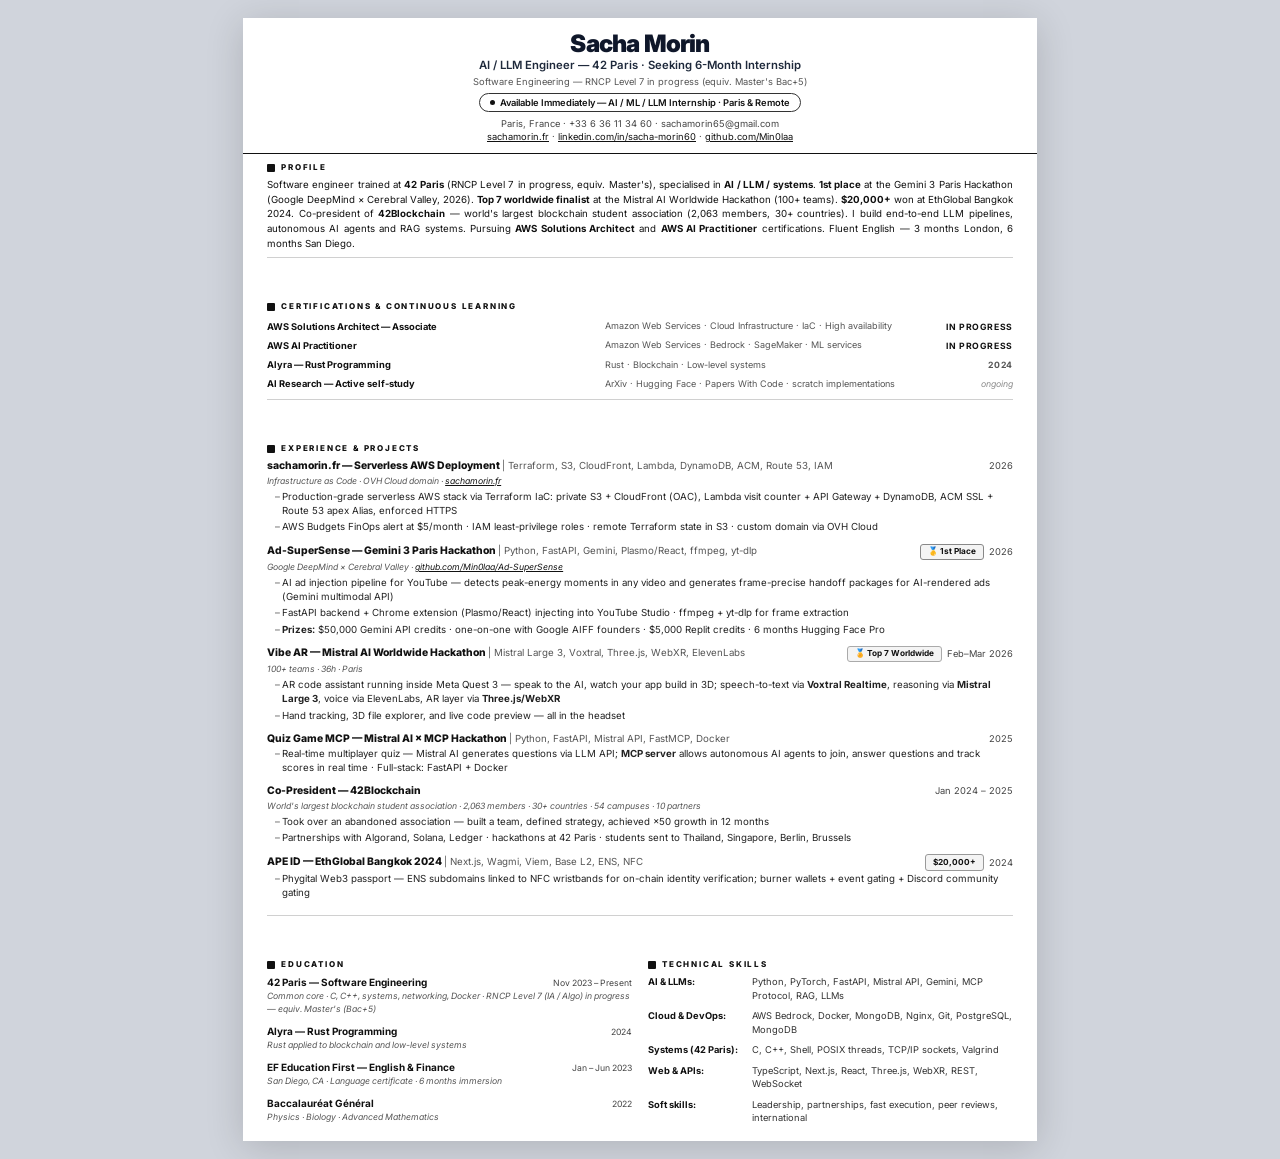
<file: cv_sacha_morin_ia.html>
<!DOCTYPE html>
<html lang="en">
<head>
  <meta charset="UTF-8">
  <meta name="viewport" content="width=device-width, initial-scale=1.0">
  <title>Sacha Morin — CV</title>
  <style>
    @import url('https://fonts.googleapis.com/css2?family=Inter:wght@300;400;500;600;700;800;900&display=swap');

    * { margin: 0; padding: 0; box-sizing: border-box; }

    @page { size: A4; margin: 0; }

    body {
      font-family: 'Inter', -apple-system, sans-serif;
      background: #d0d4dc;
      color: #111;
      -webkit-print-color-adjust: exact;
      print-color-adjust: exact;
      font-size: 8pt;
      line-height: 1.4;
    }

    /* ══ PAGE ══ */
    .page {
      width: 210mm;
      height: 297mm;
      margin: 18px auto;
      background: #fff;
      overflow: hidden;
      box-shadow: 0 6px 36px rgba(0,0,0,0.16);
      display: flex;
      flex-direction: column;
    }

    @media print {
      body { background: #fff; }
      .page { margin: 0; box-shadow: none; }
    }

    /* ══ HEADER ══ */
    .cv-header {
      padding: 14px 24px 10px;
      text-align: center;
      border-bottom: 1.5px solid #111;
    }

    .cv-name {
      font-size: 18pt;
      font-weight: 900;
      letter-spacing: -0.8px;
      color: #0f172a;
      line-height: 1;
      margin-bottom: 2px;
    }

    .cv-role {
      font-size: 8.5pt;
      font-weight: 600;
      color: #1e293b;
      margin-bottom: 1px;
    }

    .cv-school {
      font-size: 7pt;
      color: #555;
      margin-bottom: 5px;
    }

    /* monochrome availability badge */
    .cv-avail {
      display: inline-flex;
      align-items: center;
      gap: 5px;
      background: #fff;
      border: 1px solid #333;
      border-radius: 20px;
      padding: 2px 10px;
      font-size: 7pt;
      font-weight: 600;
      color: #111;
      margin-bottom: 5px;
    }

    .avail-dot {
      width: 5px; height: 5px;
      background: #111;
      border-radius: 50%;
    }

    .cv-contact {
      font-size: 7pt;
      color: #444;
    }

    .cv-contact a { color: #111; text-decoration: underline; }

    /* ══ BODY ══ */
    .cv-body {
      flex: 1;
      padding: 8px 24px 8px;
      display: flex;
      flex-direction: column;
      justify-content: space-between;
      overflow: hidden;
    }

    /* Subtle separator between each section block */
    .cv-body > div {
      border-bottom: 0.6px solid #d0d0d0;
      padding-bottom: 6px;
    }
    .cv-body > div:last-child {
      border-bottom: none;
      padding-bottom: 0;
    }

    /* Section title */
    .sec-title {
      font-size: 6pt;
      font-weight: 800;
      text-transform: uppercase;
      letter-spacing: 1.8px;
      color: #111;
      margin-bottom: 5px;
      display: flex;
      align-items: center;
      gap: 6px;
    }

    .sec-title::before {
      content: '';
      display: inline-block;
      width: 8px;
      height: 8px;
      background: #111;
      border-radius: 1px;
      flex-shrink: 0;
    }

    /* ══ PROFILE ══ */
    .profile-text {
      font-size: 7.3pt;
      color: #111;
      line-height: 1.5;
      text-align: justify;
    }

    /* ══ CERTS TABLE ══ */
    .cert-table {
      width: 100%;
      border-collapse: collapse;
    }

    .cert-table td {
      padding: 3px 0;
      vertical-align: middle;
      font-size: 7pt;
    }

    /* Name column */
    .cert-table .ct-name {
      font-weight: 700;
      color: #111;
      width: 44%;
    }

    /* Stack/provider column */
    .cert-table .ct-stack {
      color: #555;
      font-size: 6.8pt;
      width: 42%;
      padding-left: 10px;
    }

    /* Status column */
    .cert-table .ct-status {
      text-align: right;
      font-size: 6.5pt;
      font-weight: 700;
      text-transform: uppercase;
      letter-spacing: 0.6px;
      color: #111;
      white-space: nowrap;
      width: 14%;
    }

    .ct-status.done {
      color: #555;
    }

    .ct-status.ongoing {
      color: #888;
      font-weight: 400;
      font-style: italic;
      text-transform: none;
      letter-spacing: 0;
    }

    /* ══ EXPERIENCE ══ */
    .exp-item { margin-bottom: 9px; }

    .exp-header {
      display: flex;
      justify-content: space-between;
      align-items: baseline;
      gap: 6px;
      margin-bottom: 1px;
    }

    .exp-title {
      font-size: 7.8pt;
      font-weight: 800;
      color: #111;
    }

    .exp-title-meta {
      font-weight: 400;
      color: #555;
      font-size: 7.3pt;
    }

    .exp-right {
      display: flex;
      align-items: center;
      gap: 5px;
      flex-shrink: 0;
      white-space: nowrap;
    }

    .exp-date { font-size: 7pt; color: #444; }

    /* monochrome prize chips */
    .prize-chip {
      font-size: 6.2pt;
      font-weight: 700;
      padding: 1.5px 7px;
      border-radius: 3px;
      white-space: nowrap;
      background: #f4f4f4;
      color: #111;
      border: 1px solid #999;
    }

    /* all chips same neutral style */
    .prize-chip.gold  { background: #f4f4f4; color: #111; border-color: #888; }
    .prize-chip.silver { background: #f4f4f4; color: #111; border-color: #aaa; }
    .prize-chip.money  { background: #f4f4f4; color: #111; border-color: #999; }

    .exp-sub {
      font-size: 6.5pt;
      color: #555;
      font-style: italic;
      margin-bottom: 3px;
    }

    .exp-sub a { color: #111; text-decoration: underline; }

    .exp-list {
      padding-left: 8px;
      list-style: none;
    }

    .exp-list li {
      position: relative;
      padding-left: 7px;
      font-size: 7.3pt;
      color: #222;
      margin-bottom: 2px;
      line-height: 1.45;
    }

    .exp-list li::before {
      content: '–';
      position: absolute;
      left: 0;
      color: #555;
    }

    /* ══ BOTTOM 2-COL ══ */
    .bottom-cols {
      display: grid;
      grid-template-columns: 1fr 1fr;
      gap: 16px;
    }

    /* Education items */
    .edu-item { margin-bottom: 9px; }
    .edu-header { display: flex; justify-content: space-between; align-items: baseline; }
    .edu-title { font-size: 7.5pt; font-weight: 700; color: #111; }
    .edu-date { font-size: 6.5pt; color: #444; white-space: nowrap; }
    .edu-sub { font-size: 6.5pt; color: #555; font-style: italic; margin-top: 1px; }
    .edu-note {
      display: inline-block;
      font-size: 6pt;
      font-weight: 700;
      background: #f4f4f4;
      border: 1px solid #999;
      color: #111;
      padding: 1px 5px;
      border-radius: 3px;
      margin-top: 3px;
    }

    /* Skills */
    .skill-row {
      display: flex;
      gap: 4px;
      margin-bottom: 7px;
      align-items: baseline;
    }

    .skill-cat {
      font-size: 7pt;
      font-weight: 700;
      color: #111;
      width: 100px;
      flex-shrink: 0;
    }

    .skill-val {
      font-size: 7pt;
      color: #333;
      line-height: 1.45;
    }
  </style>
</head>
<body>
<div class="page">

  <!-- ══ HEADER ══ -->
  <div class="cv-header">
    <div class="cv-name">Sacha Morin</div>
    <div class="cv-role">AI / LLM Engineer — 42 Paris · Seeking 6-Month Internship</div>
    <div class="cv-school">Software Engineering — RNCP Level 7 in progress (equiv. Master's Bac+5)</div>
    <div class="cv-avail">
      <span class="avail-dot"></span>
      Available Immediately — AI / ML / LLM Internship · Paris &amp; Remote
    </div>
    <div class="cv-contact">
      Paris, France · +33 6 36 11 34 60 · sachamorin65@gmail.com<br>
      <a href="https://sachamorin.fr">sachamorin.fr</a> ·
      <a href="https://linkedin.com/in/sacha-morin60">linkedin.com/in/sacha-morin60</a> ·
      <a href="https://github.com/Min0laa">github.com/Min0laa</a>
    </div>
  </div>

  <!-- ══ BODY ══ -->
  <div class="cv-body">

    <!-- PROFILE -->
    <div>
      <div class="sec-title">Profile</div>
      <p class="profile-text">
        Software engineer trained at <strong>42 Paris</strong> (RNCP Level 7 in progress, equiv. Master's), specialised in <strong>AI / LLM / systems</strong>. <strong>1st place</strong> at the Gemini 3 Paris Hackathon (Google DeepMind × Cerebral Valley, 2026). <strong>Top 7 worldwide finalist</strong> at the Mistral AI Worldwide Hackathon (100+ teams). <strong>$20,000+</strong> won at EthGlobal Bangkok 2024. Co-president of <strong>42Blockchain</strong> — world's largest blockchain student association (2,063 members, 30+ countries). I build end-to-end LLM pipelines, autonomous AI agents and RAG systems. Pursuing <strong>AWS Solutions Architect</strong> and <strong>AWS AI Practitioner</strong> certifications. Fluent English — 3 months London, 6 months San Diego.
      </p>
    </div>

    <!-- CERTIFICATIONS -->
    <div>
      <div class="sec-title">Certifications &amp; Continuous Learning</div>
      <table class="cert-table">
        <tr>
          <td class="ct-name">AWS Solutions Architect &mdash; Associate</td>
          <td class="ct-stack">Amazon Web Services &middot; Cloud Infrastructure &middot; IaC &middot; High availability</td>
          <td class="ct-status">In&nbsp;Progress</td>
        </tr>
        <tr>
          <td class="ct-name">AWS AI Practitioner</td>
          <td class="ct-stack">Amazon Web Services &middot; Bedrock &middot; SageMaker &middot; ML services</td>
          <td class="ct-status">In&nbsp;Progress</td>
        </tr>
        <tr>
          <td class="ct-name">Alyra &mdash; Rust Programming</td>
          <td class="ct-stack">Rust &middot; Blockchain &middot; Low-level systems</td>
          <td class="ct-status done">2024</td>
        </tr>
        <tr>
          <td class="ct-name">AI Research &mdash; Active self-study</td>
          <td class="ct-stack">ArXiv &middot; Hugging Face &middot; Papers With Code &middot; scratch implementations</td>
          <td class="ct-status ongoing">ongoing</td>
        </tr>
      </table>
    </div>

    <!-- EXPERIENCE -->
    <div>
      <div class="sec-title">Experience &amp; Projects</div>

      <div class="exp-item">
        <div class="exp-header">
          <div class="exp-title">sachamorin.fr — Serverless AWS Deployment <span class="exp-title-meta">| Terraform, S3, CloudFront, Lambda, DynamoDB, ACM, Route 53, IAM</span></div>
          <div class="exp-right"><span class="exp-date">2026</span></div>
        </div>
        <div class="exp-sub">Infrastructure as Code · OVH Cloud domain · <a href="https://sachamorin.fr">sachamorin.fr</a></div>
        <ul class="exp-list">
          <li>Production-grade serverless AWS stack via Terraform IaC: private S3 + CloudFront (OAC), Lambda visit counter + API Gateway + DynamoDB, ACM SSL + Route 53 apex Alias, enforced HTTPS</li>
          <li>AWS Budgets FinOps alert at $5/month · IAM least-privilege roles · remote Terraform state in S3 · custom domain via OVH Cloud</li>
        </ul>
      </div>

      <div class="exp-item">
        <div class="exp-header">
          <div class="exp-title">Ad-SuperSense — Gemini 3 Paris Hackathon <span class="exp-title-meta">| Python, FastAPI, Gemini, Plasmo/React, ffmpeg, yt-dlp</span></div>
          <div class="exp-right"><span class="prize-chip gold">🥇 1st Place</span><span class="exp-date">2026</span></div>
        </div>
        <div class="exp-sub">Google DeepMind × Cerebral Valley · <a href="https://github.com/Min0laa/Ad-SuperSense">github.com/Min0laa/Ad-SuperSense</a></div>
        <ul class="exp-list">
          <li>AI ad injection pipeline for YouTube — detects peak-energy moments in any video and generates frame-precise handoff packages for AI-rendered ads (Gemini multimodal API)</li>
          <li>FastAPI backend + Chrome extension (Plasmo/React) injecting into YouTube Studio · ffmpeg + yt-dlp for frame extraction</li>
          <li><strong>Prizes:</strong> $50,000 Gemini API credits · one-on-one with Google AIFF founders · $5,000 Replit credits · 6 months Hugging Face Pro</li>
        </ul>
      </div>

      <div class="exp-item">
        <div class="exp-header">
          <div class="exp-title">Vibe AR — Mistral AI Worldwide Hackathon <span class="exp-title-meta">| Mistral Large 3, Voxtral, Three.js, WebXR, ElevenLabs</span></div>
          <div class="exp-right"><span class="prize-chip silver">🏅 Top 7 Worldwide</span><span class="exp-date">Feb–Mar 2026</span></div>
        </div>
        <div class="exp-sub">100+ teams · 36h · Paris</div>
        <ul class="exp-list">
          <li>AR code assistant running inside Meta Quest 3 — speak to the AI, watch your app build in 3D; speech-to-text via <strong>Voxtral Realtime</strong>, reasoning via <strong>Mistral Large 3</strong>, voice via ElevenLabs, AR layer via <strong>Three.js/WebXR</strong></li>
          <li>Hand tracking, 3D file explorer, and live code preview — all in the headset</li>
        </ul>
      </div>

      <div class="exp-item">
        <div class="exp-header">
          <div class="exp-title">Quiz Game MCP — Mistral AI × MCP Hackathon <span class="exp-title-meta">| Python, FastAPI, Mistral API, FastMCP, Docker</span></div>
          <div class="exp-right"><span class="exp-date">2025</span></div>
        </div>
        <ul class="exp-list">
          <li>Real-time multiplayer quiz — Mistral AI generates questions via LLM API; <strong>MCP server</strong> allows autonomous AI agents to join, answer questions and track scores in real time · Full-stack: FastAPI + Docker</li>
        </ul>
      </div>

      <div class="exp-item">
        <div class="exp-header">
          <div class="exp-title">Co-President — 42Blockchain</div>
          <div class="exp-right"><span class="exp-date">Jan 2024 – 2025</span></div>
        </div>
        <div class="exp-sub">World's largest blockchain student association · 2,063 members · 30+ countries · 54 campuses · 10 partners</div>
        <ul class="exp-list">
          <li>Took over an abandoned association — built a team, defined strategy, achieved ×50 growth in 12 months</li>
          <li>Partnerships with Algorand, Solana, Ledger · hackathons at 42 Paris · students sent to Thailand, Singapore, Berlin, Brussels</li>
        </ul>
      </div>

      <div class="exp-item">
        <div class="exp-header">
          <div class="exp-title">APE ID — EthGlobal Bangkok 2024 <span class="exp-title-meta">| Next.js, Wagmi, Viem, Base L2, ENS, NFC</span></div>
          <div class="exp-right"><span class="prize-chip money">$20,000+</span><span class="exp-date">2024</span></div>
        </div>
        <ul class="exp-list">
          <li>Phygital Web3 passport — ENS subdomains linked to NFC wristbands for on-chain identity verification; burner wallets + event gating + Discord community gating</li>
        </ul>
      </div>
    </div>

    <!-- BOTTOM: EDUCATION + SKILLS -->
    <div class="bottom-cols">

      <!-- Education -->
      <div>
        <div class="sec-title">Education</div>

        <div class="edu-item">
          <div class="edu-header">
            <div class="edu-title">42 Paris — Software Engineering</div>
            <span class="edu-date">Nov 2023 – Present</span>
          </div>
          <div class="edu-sub">Common core · C, C++, systems, networking, Docker · RNCP Level 7 (IA / Algo) in progress — equiv. Master's (Bac+5)</div>
        </div>

        <div class="edu-item">
          <div class="edu-header">
            <div class="edu-title">Alyra — Rust Programming</div>
            <span class="edu-date">2024</span>
          </div>
          <div class="edu-sub">Rust applied to blockchain and low-level systems</div>
        </div>

        <div class="edu-item">
          <div class="edu-header">
            <div class="edu-title">EF Education First — English &amp; Finance</div>
            <span class="edu-date">Jan – Jun 2023</span>
          </div>
          <div class="edu-sub">San Diego, CA · Language certificate · 6 months immersion</div>
        </div>

        <div class="edu-item">
          <div class="edu-header">
            <div class="edu-title">Baccalauréat Général</div>
            <span class="edu-date">2022</span>
          </div>
          <div class="edu-sub">Physics · Biology · Advanced Mathematics</div>
        </div>
      </div>

      <!-- Technical Skills -->
      <div>
        <div class="sec-title">Technical Skills</div>

        <div class="skill-row">
          <span class="skill-cat">AI &amp; LLMs:</span>
          <span class="skill-val">Python, PyTorch, FastAPI, Mistral API, Gemini, MCP Protocol, RAG, LLMs</span>
        </div>
        <div class="skill-row">
          <span class="skill-cat">Cloud &amp; DevOps:</span>
          <span class="skill-val">AWS Bedrock, Docker, MongoDB, Nginx, Git, PostgreSQL, MongoDB</span>
        </div>
        <div class="skill-row">
          <span class="skill-cat">Systems (42 Paris):</span>
          <span class="skill-val">C, C++, Shell, POSIX threads, TCP/IP sockets, Valgrind</span>
        </div>
        <div class="skill-row">
          <span class="skill-cat">Web &amp; APIs:</span>
          <span class="skill-val">TypeScript, Next.js, React, Three.js, WebXR, REST, WebSocket</span>
        </div>
        <div class="skill-row">
          <span class="skill-cat">Soft skills:</span>
          <span class="skill-val">Leadership, partnerships, fast execution, peer reviews, international</span>
        </div>
      </div>
    </div>
    <!-- end bottom-cols -->

  </div>
  <!-- end cv-body -->

</div>
</body>
</html>
</file>
<file: styles.css>
/* ============================================================
   UNIFIED THEME (LIGHT / DARK)
   Inspired by Steipete / "Pure Information"
   ============================================================ */

:root {
  /* Default Light Theme */
  --bg-page: #ffffff;
  --bg-surface: #f9f9f9;
  --text-main: #111111;
  --text-secondary: #555555;
  --text-tertiary: #888888;
  --border-light: #eaeaea;
  
  --accent-blue: #0066cc;
  --accent-orange: #d97706; /* Fallback dark orange for light mode if needed */
  
  --font-sans: 'Inter', system-ui, -apple-system, sans-serif;
  --font-mono: 'JetBrains Mono', 'Fira Code', monospace;
  
  --max-width-content: 800px;
}

body.dark-theme {
  /* Steipete Dark Theme */
  --bg-page: #0a0a0a;
  --bg-surface: #0d1117;
  --text-main: #f5f5f5;
  --text-secondary: #bbc7d3;
  --text-tertiary: #88929b;
  --border-light: rgba(255, 255, 255, 0.1);
  
  --accent-blue: #7db8ff;
  --accent-orange: #f0883e;
}

* { box-sizing: border-box; margin: 0; padding: 0; }

body {
  background: var(--bg-page);
  color: var(--text-main);
  font-family: var(--font-sans);
  line-height: 1.65;
  -webkit-font-smoothing: antialiased;
  transition: background-color 0.2s ease, color 0.2s ease;
}

a { color: var(--text-secondary); text-decoration: none; transition: color 0.15s ease; }
a:hover { color: var(--text-main); }
a.accent-link { color: var(--accent-blue); }
a.accent-link:hover { color: var(--accent-orange); }

/* ── TOP NAV ── */
.top-nav {
  position: sticky;
  top: 0;
  background: var(--bg-page);
  opacity: 0.95;
  backdrop-filter: blur(8px);
  -webkit-backdrop-filter: blur(8px);
  border-bottom: 1px solid var(--border-light);
  z-index: 100;
  transition: background-color 0.2s ease, border-color 0.2s ease;
}

.nav-container {
  max-width: var(--max-width-content);
  margin: 0 auto;
  padding: 16px 24px;
  display: flex;
  justify-content: space-between;
  align-items: center;
}

.nav-left { display: flex; align-items: center; gap: 12px; }
.nav-logo { font-size: 16px; font-weight: 700; letter-spacing: -0.5px; color: var(--text-main); }

/* ── NEW AVAILABLE BADGE (Minimalist) ── */
.nav-status {
  font-family: var(--font-mono);
  font-size: 12px;
  color: var(--text-tertiary);
  margin-left: 8px;
}

/* ── CONTROLS / TOGGLERS ── */
.nav-controls {
  display: flex;
  align-items: center;
  gap: 16px;
}

.ctrl-btn {
  background: none;
  border: none;
  color: var(--text-secondary);
  cursor: pointer;
  font-family: var(--font-mono);
  font-size: 14px;
  font-weight: 600;
  display: flex;
  align-items: center;
  justify-content: center;
  transition: color 0.15s ease;
}
.ctrl-btn:hover { color: var(--text-main); }

.nav-links { display: flex; gap: 24px; align-items: center; }
.nav-links a { font-size: 14px; color: var(--text-secondary); font-weight: 500; }
.nav-links a:hover, .nav-links a.active { color: var(--text-main); }

.hamburger { display: none; background: none; border: none; font-size: 24px; cursor: pointer; color: var(--text-main); }

/* ── HERO SECTION ── */
.hero-section { padding-top: 24px; padding-bottom: 24px; }
.hero-content { display: flex; flex-direction: column; align-items: flex-start; gap: 24px; }
.hero-avatar { width: 160px; height: 160px; border-radius: 50%; object-fit: cover; flex-shrink: 0; transition: all 0.3s ease; }
.hero-avatar:hover { transform: scale(1.05); box-shadow: 0 20px 25px -5px rgb(0 0 0 / 0.1); }
body.dark-theme .hero-avatar:hover { box-shadow: 0 20px 25px -5px rgba(255,255,255, 0.05); }
.hero-text-block { flex: 1; text-align: left; }
.hero-title-row { display: flex; align-items: center; gap: 8px; justify-content: flex-start; }

@media (min-width: 640px) {
  .hero-content { flex-direction: row; }
}

/* ── LAYOUT ── */
.main-content { max-width: var(--max-width-content); margin: 0 auto; padding: 40px 24px 120px; }

/* ── TYPOGRAPHY & ELEMENTS ── */
h1 { font-size: 32px; font-weight: 800; letter-spacing: -1px; margin-bottom: 4px; line-height: 1.2; color: var(--text-main); }
h2 { font-size: 18px; font-weight: 500; color: var(--text-secondary); margin-bottom: 40px; }
h3 { font-size: 18px; font-weight: 700; margin-top: 64px; margin-bottom: 24px; border-bottom: 1px solid var(--border-light); padding-bottom: 12px; color: var(--text-main); }

p { font-size: 15px; color: var(--text-secondary); margin-bottom: 32px; max-width: 680px; }
ul { list-style: none; margin-bottom: 32px; }
li { font-size: 15px; color: var(--text-secondary); margin-bottom: 12px; display: flex; gap: 12px; }
li::before { content: "—"; color: var(--text-tertiary); }
strong { color: var(--text-main); font-weight: 600; }

.mono-text { font-family: var(--font-mono); font-size: 13px; color: var(--text-tertiary); }
.mono-link { font-family: var(--font-mono); font-size: 14px; text-decoration: underline; margin-right: 16px; color: var(--accent-blue) !important; }
.mono-link:hover { color: var(--accent-orange) !important; text-decoration: underline; }

/* ── COMPONENT: INFO LIST ── */
.info-list { display: flex; flex-direction: column; gap: 40px; }
.info-item { display: flex; flex-direction: column; gap: 8px; }
.info-header { display: flex; justify-content: space-between; align-items: baseline; flex-wrap: wrap; gap: 8px; }
.info-title { font-size: 16px; font-weight: 600; color: var(--text-main); }
.info-meta { font-size: 13px; color: var(--text-tertiary); font-family: var(--font-mono); }
body.dark-theme .info-meta { color: var(--accent-orange); }
.info-desc { font-size: 14.5px; color: var(--text-secondary); line-height: 1.6; margin: 0; }

/* ── TAGS ── */
.tag-container { display: flex; flex-wrap: wrap; gap: 8px; margin-top: 4px; }
.tag {
  font-family: var(--font-mono); font-size: 12px; padding: 4px 10px;
  background: var(--bg-surface); border: 1px solid var(--border-light); border-radius: 4px; color: var(--text-secondary);
}
body.dark-theme .tag { color: var(--accent-blue); }

/* ── FOOTER ── */
footer {
  max-width: var(--max-width-content); margin: 0 auto; padding: 40px 24px;
  border-top: 1px solid var(--border-light); display: flex; justify-content: space-between;
  align-items: center; font-size: 13px; color: var(--text-tertiary);
}
.social-links { display: flex; gap: 16px; }

/* ── RESPONSIVE COMPATIBILITY ── */
@media (max-width: 768px) {
  .nav-links { display: none; }
  .hamburger { display: block; }
  .main-content { padding: 48px 20px 80px; }
  
  h1 { font-size: 28px; }
  h2 { font-size: 16px; }
  h3 { font-size: 16px; margin-top: 48px; }
  
  .info-header { flex-direction: column; gap: 4px; }
  .nav-status { display: none; }
}

/* ── MOBILE NAV OVERLAY ── */
.mobile-nav {
  display: none; position: fixed; inset: 0; top: 60px;
  background: var(--bg-page); z-index: 90; padding: 40px 24px;
  flex-direction: column; gap: 24px; border-top: 1px solid var(--border-light);
}
.mobile-nav.open { display: flex; }
.mobile-nav a { font-size: 18px; font-weight: 500; color: var(--text-main); }
.mobile-nav .nav-controls { justify-content: flex-start; margin-top: 24px; padding-top: 24px; border-top: 1px solid var(--border-light); }
</file>
